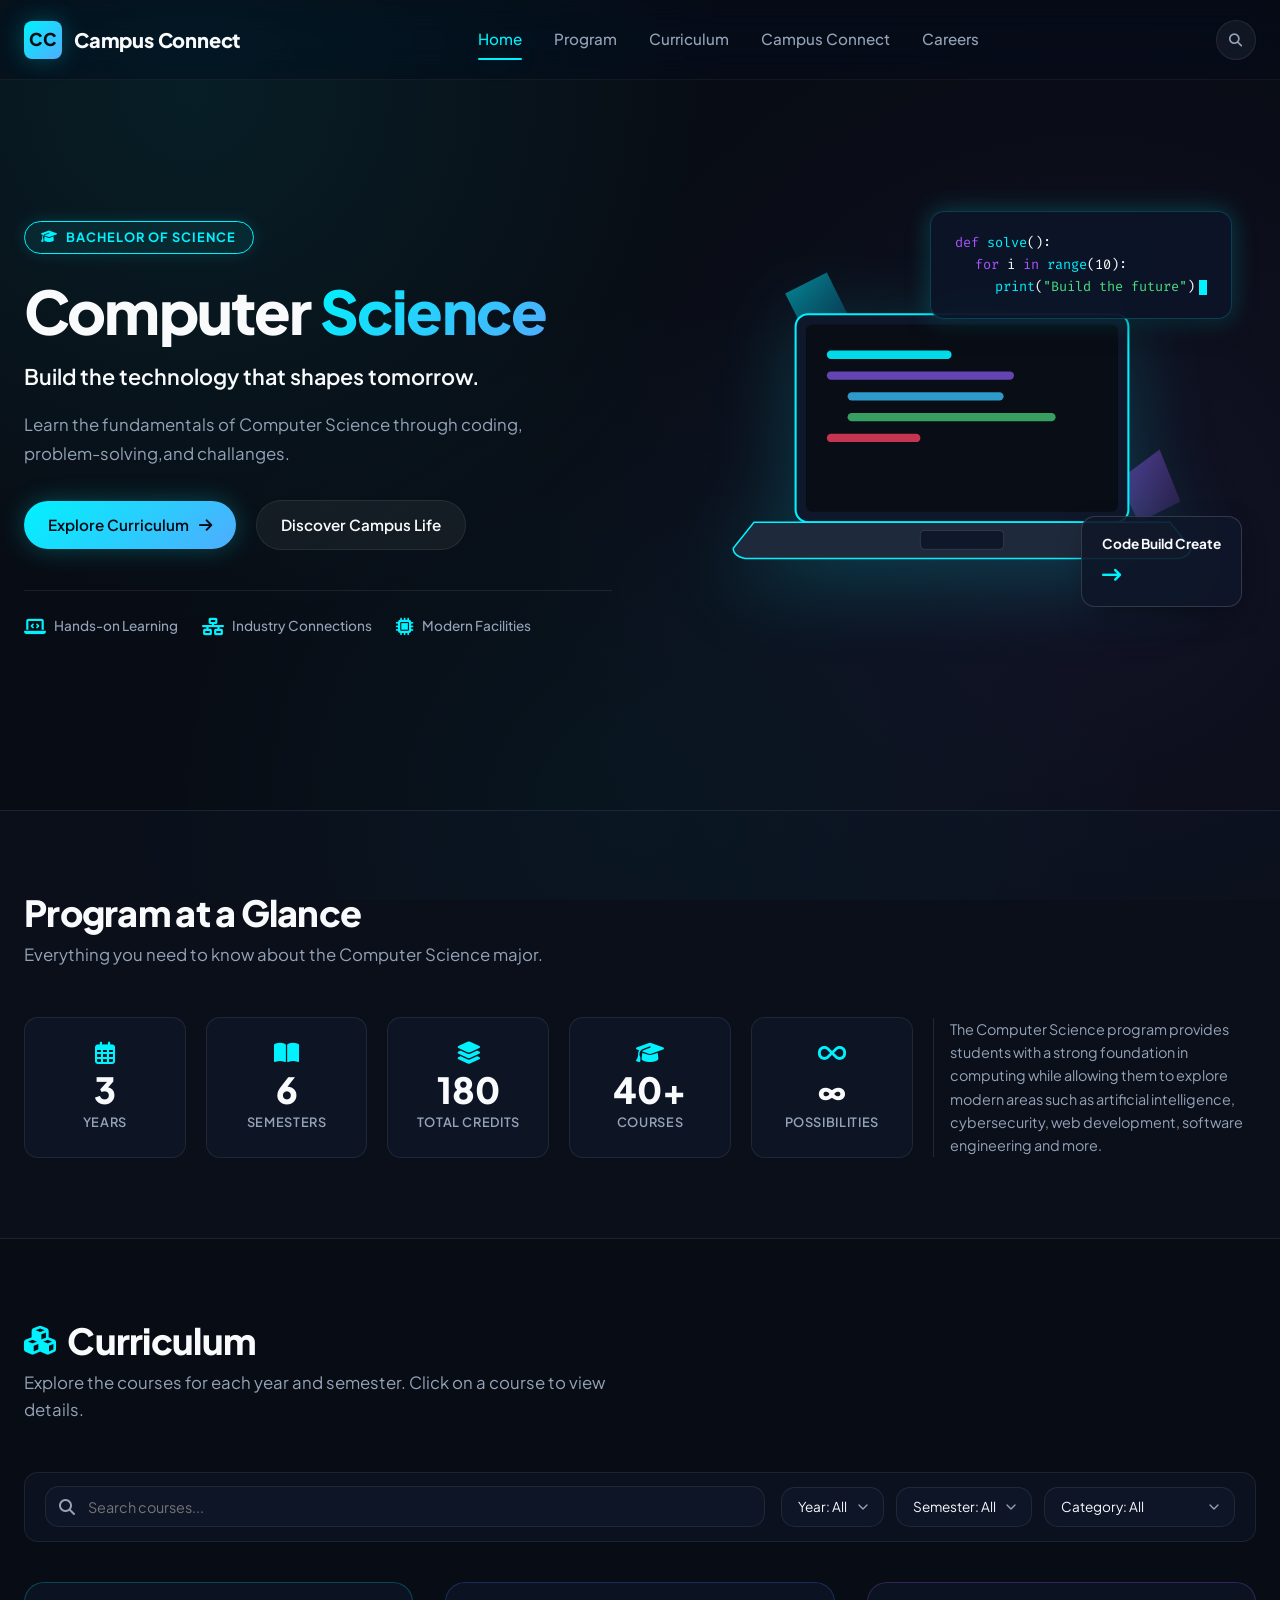
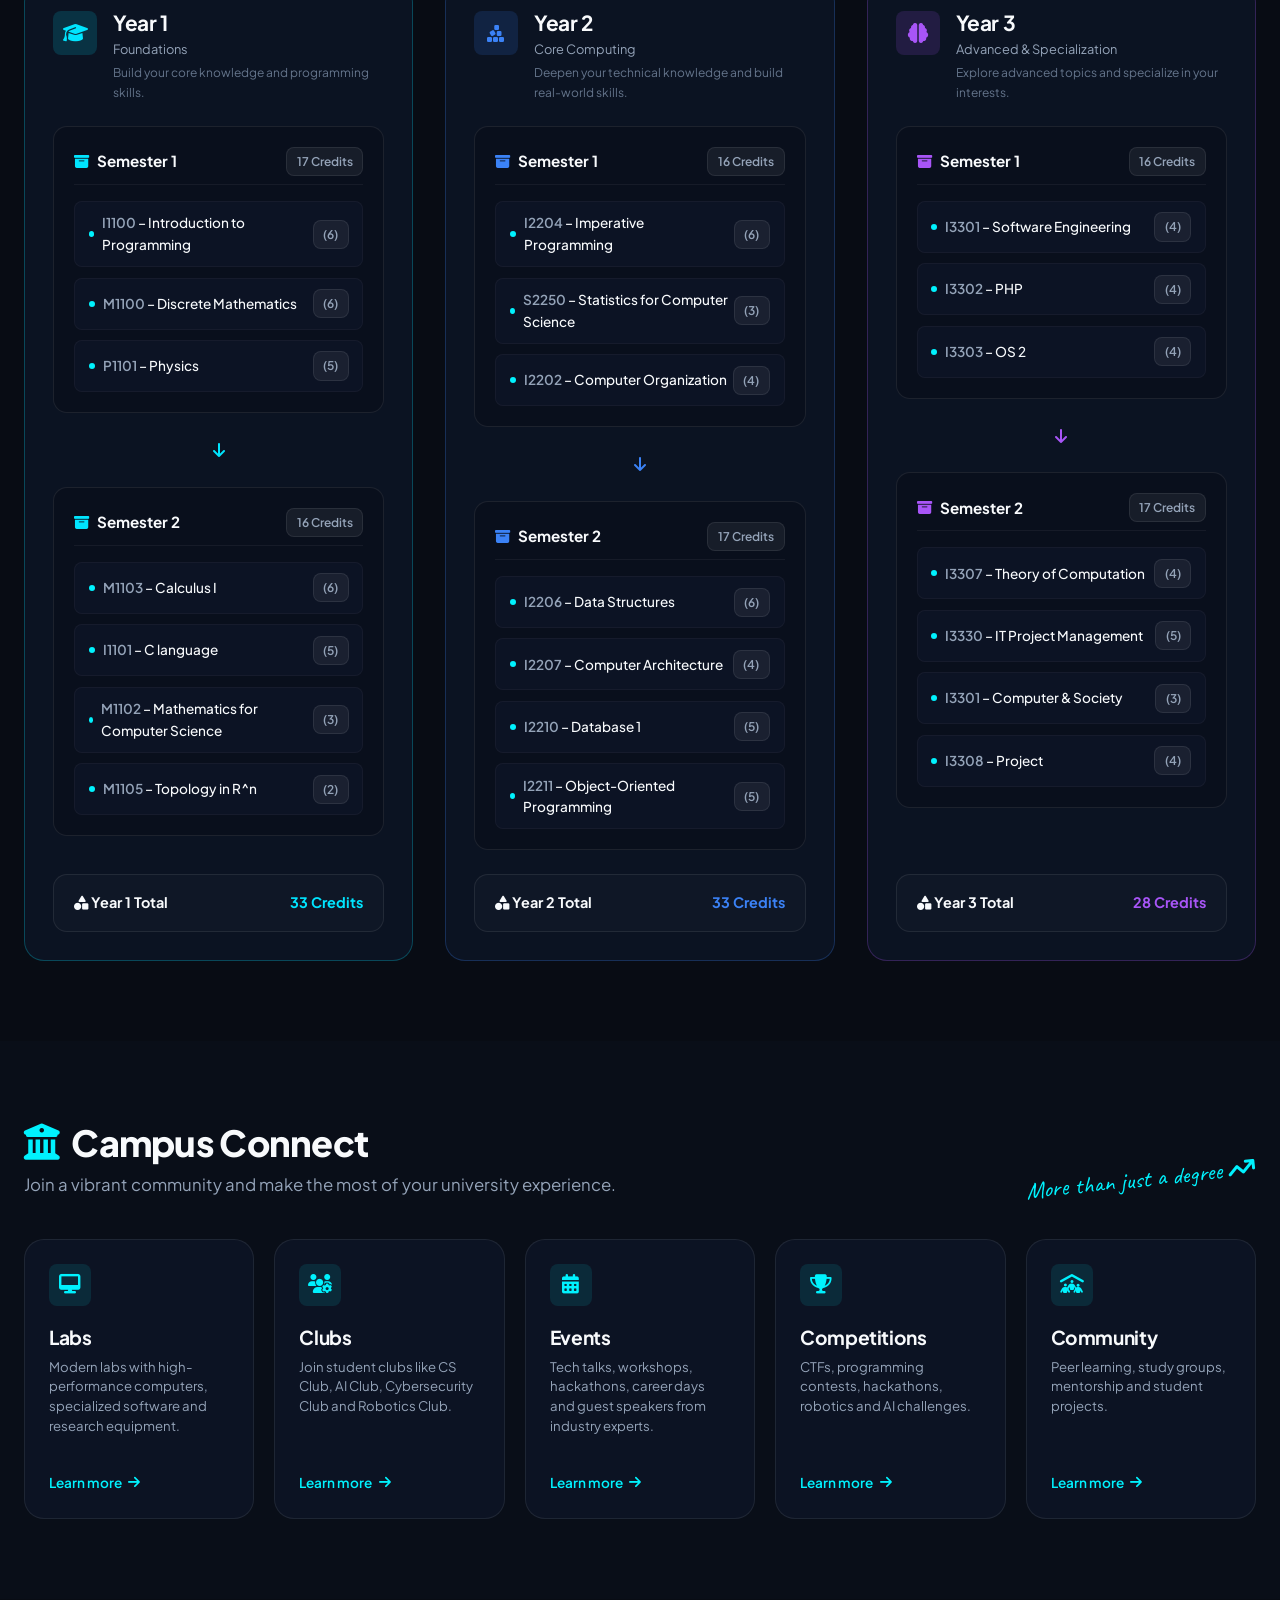
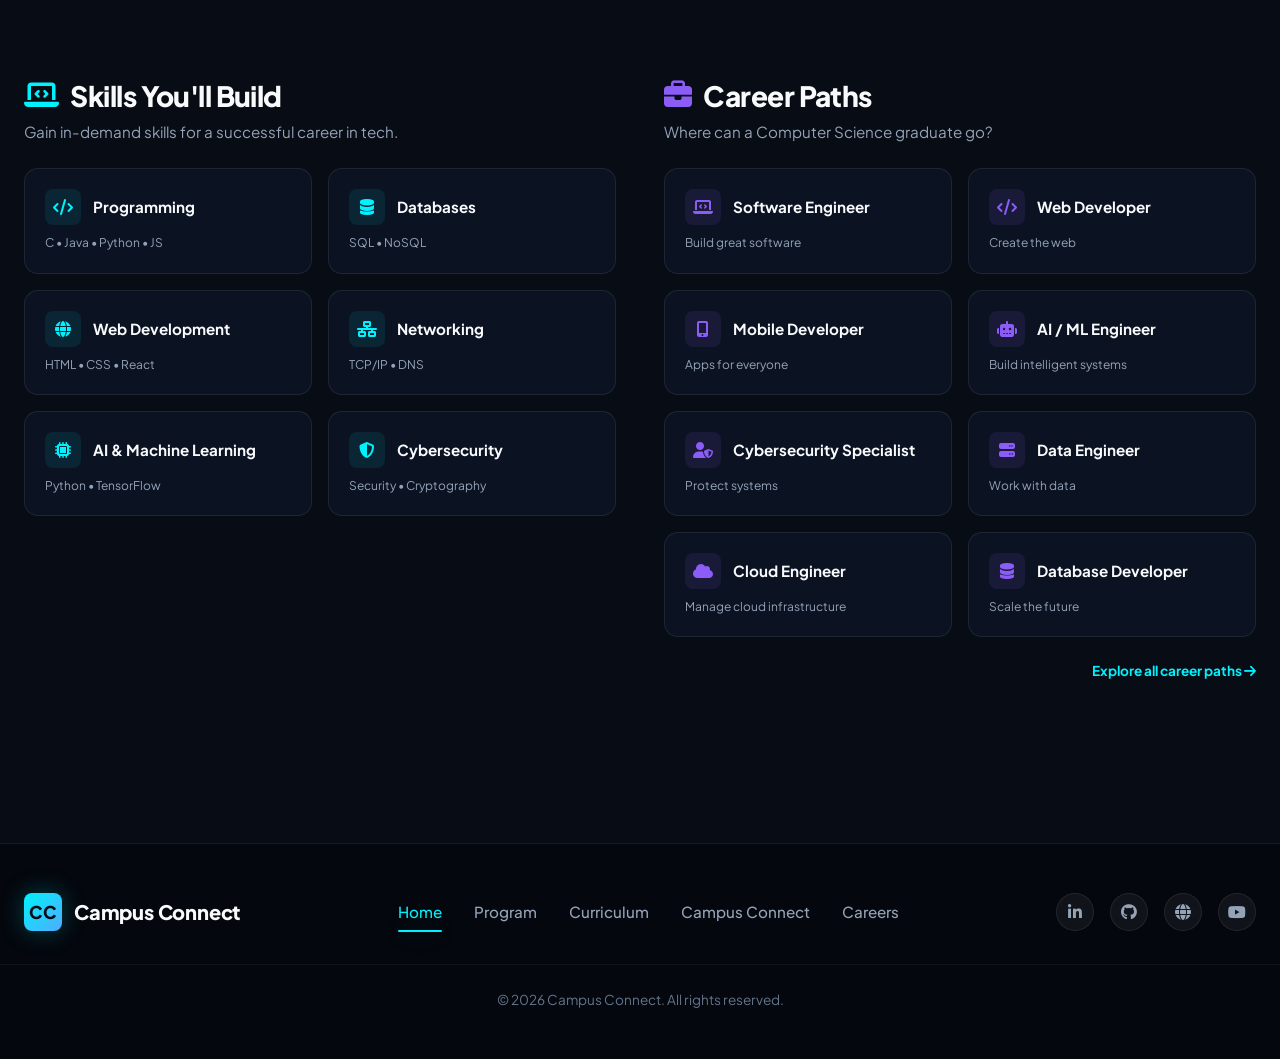
<file: index.html>
<!DOCTYPE html>
<html lang="en">
<head>
  <meta charset="UTF-8">
  <meta name="viewport" content="width=device-width, initial-scale=1.0">
  <title>Computer Science Degree | Build the Technology that Shapes Tomorrow</title>
  <meta name="description" content="Explore our 3-year Bachelor of Science in Computer Science program. Learn programming, algorithms, AI, cybersecurity, databases, software engineering, and web development.">
  
  <!-- Google Fonts -->
  <link rel="preconnect" href="https://fonts.googleapis.com">
  <link rel="preconnect" href="https://fonts.gstatic.com" crossorigin>
  <link href="https://fonts.googleapis.com/css2?family=Caveat:wght@600&family=Fira+Code:wght@400;600&family=Plus+Jakarta+Sans:wght@400;500;600;700;800&display=swap" rel="stylesheet">
  
  <!-- FontAwesome Icons CDN -->
  <link rel="stylesheet" href="https://cdnjs.cloudflare.com/ajax/libs/font-awesome/6.5.1/css/all.min.css">
  
  <!-- CSS Stylesheets (Modular Design System) -->
  <link rel="stylesheet" href="assets/css/variables.css">
  <link rel="stylesheet" href="assets/css/base.css">
  <link rel="stylesheet" href="assets/css/components.css">
  <link rel="stylesheet" href="assets/css/sections.css">
  <link rel="stylesheet" href="assets/css/animations.css">
  
</head>
<body>

  <div id="header-component"></div>

  <main>
        <div id="hero-component"></div>

      <div id="program-component"></div>


      <div id="curriculum-component"></div>

      <div id="campus-component"></div>

      <div id="careers-component"></div>
  </main>

  <div id="footer-component"></div>

  <div class="modal-overlay" id="global-modal-overlay" aria-hidden="true" role="dialog">
    <div class="modal-content">
      <button class="modal-close" id="modal-close-btn" aria-label="Close dialog">
        <i class="fa-solid fa-xmark"></i>
      </button>

      <div class="modal-header">
        <h3 class="modal-title" id="modal-title">Course Title</h3>
        <div class="modal-meta" id="modal-meta">Meta information</div>
      </div>

      <div class="modal-body" id="modal-body">
        Body text content...
      </div>
    </div>
  </div>

  <script src="assets/js/components.js"></script>
  <script src="assets/js/data.js"></script>
  <script src="assets/js/modal.js"></script>
  <script src="assets/js/curriculum.js"></script>
  <script src="assets/js/campus.js"></script>
  <script src="assets/js/main.js"></script>
</body>
</html>
</file>
<file: assets/css/variables.css>
/* ==========================================================================
   CSS VARIABLES & DESIGN TOKENS
   ========================================================================== */

:root {
  /* Color Palette - Midnight Dark & Neon Cyan/Violet Accents */
  --color-bg-dark: #080c14;
  --color-bg-card: rgba(15, 23, 42, 0.65);
  --color-bg-card-hover: rgba(26, 38, 66, 0.75);
  --color-bg-elevated: #0f172a;
  --color-bg-modal: #0d1527;
  
  /* Primary Cyan & Blue Accents */
  --color-primary: #00f2fe;
  --color-primary-glow: rgba(0, 242, 254, 0.35);
  --color-primary-dark: #00a8b5;
  --color-secondary: #00c6ff;

  /* Purple / Violet Accents (Year 3 & Special Highlights) */
  --color-accent-purple: #8b5cf6;
  --color-accent-purple-glow: rgba(139, 92, 246, 0.35);
  --color-accent-purple-dark: #6d28d9;

  /* Year Card Theme Colors */
  --color-year1: #00e5ff;
  --color-year1-border: rgba(0, 229, 255, 0.25);
  --color-year1-bg: rgba(0, 229, 255, 0.04);

  --color-year2: #3b82f6;
  --color-year2-border: rgba(59, 130, 246, 0.25);
  --color-year2-bg: rgba(59, 130, 246, 0.04);

  --color-year3: #a855f7;
  --color-year3-border: rgba(168, 85, 247, 0.25);
  --color-year3-bg: rgba(168, 85, 247, 0.04);

  /* Typography Colors */
  --color-text-main: #f8fafc;
  --color-text-muted: #94a3b8;
  --color-text-subtle: #64748b;
  --color-text-dark: #0f172a;

  /* Glassmorphism & Borders */
  --border-glass: 1px solid rgba(255, 255, 255, 0.08);
  --border-glass-cyan: 1px solid rgba(0, 242, 254, 0.2);
  --border-glass-purple: 1px solid rgba(168, 85, 247, 0.2);
  --glass-backdrop-filter: blur(16px) saturate(180%);

  /* Gradients */
  --gradient-cyan: linear-gradient(135deg, #00f2fe 0%, #4facfe 100%);
  --gradient-purple: linear-gradient(135deg, #a855f7 0%, #6366f1 100%);
  --gradient-hero-title: linear-gradient(135deg, #ffffff 30%, #00f2fe 100%);
  --gradient-card: linear-gradient(180deg, rgba(255, 255, 255, 0.05) 0%, rgba(255, 255, 255, 0.01) 100%);
  --gradient-glow: radial-gradient(circle, rgba(0, 242, 254, 0.15) 0%, rgba(8, 12, 20, 0) 70%);

  /* Fonts */
  --font-family: 'Plus Jakarta Sans', -apple-system, BlinkMacSystemFont, 'Segoe UI', Roboto, Oxygen, Ubuntu, Cantarell, sans-serif;
  --font-code: 'Fira Code', 'JetBrains Mono', Consolas, Monaco, monospace;

  /* Spacing & Layout */
  --max-width: 1280px;
  --header-height: 80px;
  --border-radius-sm: 8px;
  --border-radius-md: 14px;
  --border-radius-lg: 20px;
  --border-radius-pill: 9999px;

  /* Transitions */
  --transition-fast: 0.2s cubic-bezier(0.4, 0, 0.2, 1);
  --transition-smooth: 0.35s cubic-bezier(0.16, 1, 0.3, 1);

  /* Shadows */
  --shadow-sm: 0 4px 12px rgba(0, 0, 0, 0.2);
  --shadow-glow: 0 0 25px rgba(0, 242, 254, 0.25);
  --shadow-purple-glow: 0 0 25px rgba(168, 85, 247, 0.25);
  --shadow-card: 0 10px 30px -10px rgba(0, 0, 0, 0.5);
}
</file>
<file: assets/css/base.css>
/* ==========================================================================
   CSS BASE & RESET STYLES
   ========================================================================== */

*, *::before, *::after {
  box-sizing: border-box;
  margin: 0;
  padding: 0;
}

html {
  scroll-behavior: smooth;
  font-size: 16px;
  color-scheme: dark;
}

body {
  font-family: var(--font-family);
  background-color: var(--color-bg-dark);
  color: var(--color-text-main);
  line-height: 1.6;
  overflow-x: hidden;
  -webkit-font-smoothing: antialiased;
  -moz-osx-font-smoothing: grayscale;
  background-image: 
    radial-gradient(circle at 15% 10%, rgba(0, 242, 254, 0.08) 0%, transparent 40%),
    radial-gradient(circle at 85% 60%, rgba(139, 92, 246, 0.08) 0%, transparent 45%),
    radial-gradient(circle at 50% 90%, rgba(0, 198, 255, 0.05) 0%, transparent 50%);
  background-attachment: fixed;
}

/* Custom Scrollbar */
::-webkit-scrollbar {
  width: 10px;
}
::-webkit-scrollbar-track {
  background: var(--color-bg-dark);
}
::-webkit-scrollbar-thumb {
  background: #1e293b;
  border-radius: 5px;
  border: 2px solid var(--color-bg-dark);
}
::-webkit-scrollbar-thumb:hover {
  background: var(--color-primary-dark);
}

/* Typography & Headings */
h1, h2, h3, h4, h5, h6 {
  font-weight: 700;
  line-height: 1.2;
  color: var(--color-text-main);
  letter-spacing: -0.02em;
}

a {
  color: inherit;
  text-decoration: none;
  transition: var(--transition-fast);
}

button {
  font-family: inherit;
  border: none;
  outline: none;
  cursor: pointer;
  background: none;
}

input, select, textarea {
  font-family: inherit;
  outline: none;
}

ul, ol {
  list-style: none;
}

img, svg {
  display: block;
  max-width: 100%;
}

/* Layout Utilities */
.container {
  width: 100%;
  max-width: var(--max-width);
  margin: 0 auto;
  padding: 0 1.5rem;
}

.section {
  padding: 5rem 0;
  position: relative;
}

.section-header {
  margin-bottom: 3rem;
}

.section-title {
  font-size: 2.25rem;
  font-weight: 800;
  margin-bottom: 0.5rem;
  display: flex;
  align-items: center;
  gap: 0.75rem;
}

.section-subtitle {
  color: var(--color-text-muted);
  font-size: 1.05rem;
  max-width: 640px;
}

/* Visually Hidden for Screen Readers */
.sr-only {
  position: absolute;
  width: 1px;
  height: 1px;
  padding: 0;
  margin: -1px;
  overflow: hidden;
  clip: rect(0, 0, 0, 0);
  white-space: nowrap;
  border: 0;
}
</file>
<file: assets/css/components.css>
/* ==========================================================================
   CSS UI COMPONENTS
   ========================================================================== */

/* Navbar Header */
.navbar {
  position: fixed;
  top: 0;
  left: 0;
  width: 100%;
  height: var(--header-height);
  z-index: 100;
  transition: var(--transition-smooth);
  background: rgba(8, 12, 20, 0.4);
  backdrop-filter: var(--glass-backdrop-filter);
  border-bottom: 1px solid rgba(255, 255, 255, 0.05);
}

.navbar.scrolled {
  background: rgba(8, 12, 20, 0.9);
  box-shadow: 0 10px 30px rgba(0, 0, 0, 0.5);
  border-bottom: var(--border-glass-cyan);
}

.navbar .container {
  display: flex;
  align-items: center;
  justify-content: space-between;
  height: 100%;
}

.brand-logo {
  display: flex;
  align-items: center;
  gap: 0.75rem;
  font-size: 1.25rem;
  font-weight: 800;
  letter-spacing: -0.01em;
}

.logo-icon {
  width: 38px;
  height: 38px;
  background: var(--gradient-cyan);
  border-radius: var(--border-radius-sm);
  display: flex;
  align-items: center;
  justify-content: center;
  color: var(--color-bg-dark);
  font-weight: 900;
  font-size: 1.1rem;
  box-shadow: var(--shadow-glow);
}

.nav-menu {
  display: flex;
  align-items: center;
  gap: 2rem;
}

.nav-link {
  font-size: 0.95rem;
  font-weight: 500;
  color: var(--color-text-muted);
  position: relative;
  padding: 0.5rem 0;
}

.nav-link:hover, .nav-link.active {
  color: var(--color-primary);
}

.nav-link.active::after {
  content: '';
  position: absolute;
  bottom: 0;
  left: 0;
  width: 100%;
  height: 2px;
  background: var(--color-primary);
  border-radius: 2px;
  box-shadow: var(--shadow-glow);
}

.nav-actions {
  display: flex;
  align-items: center;
  gap: 1rem;
}

.mobile-toggle {
  display: none;
}

/* Buttons */
.btn {
  display: inline-flex;
  align-items: center;
  justify-content: center;
  gap: 0.6rem;
  padding: 0.75rem 1.5rem;
  border-radius: var(--border-radius-pill);
  font-size: 0.95rem;
  font-weight: 600;
  transition: var(--transition-fast);
  white-space: nowrap;
}

.btn-primary {
  background: var(--gradient-cyan);
  color: var(--color-bg-dark);
  box-shadow: var(--shadow-glow);
}

.btn-primary:hover {
  transform: translateY(-2px);
  box-shadow: 0 0 35px rgba(0, 242, 254, 0.45);
}

.btn-secondary {
  background: rgba(255, 255, 255, 0.05);
  color: var(--color-text-main);
  border: var(--border-glass);
}

.btn-secondary:hover {
  background: rgba(255, 255, 255, 0.1);
  border-color: rgba(255, 255, 255, 0.2);
  transform: translateY(-2px);
}

.btn-icon {
  width: 40px;
  height: 40px;
  border-radius: 50%;
  padding: 0;
  background: rgba(255, 255, 255, 0.05);
  border: var(--border-glass);
  color: var(--color-text-muted);
}

.btn-icon:hover {
  color: var(--color-primary);
  border-color: var(--color-primary);
  background: rgba(0, 242, 254, 0.08);
}

/* Badges & Tags */
.badge-pill {
  display: inline-flex;
  align-items: center;
  gap: 0.5rem;
  padding: 0.35rem 1rem;
  border-radius: var(--border-radius-pill);
  font-size: 0.8rem;
  font-weight: 700;
  letter-spacing: 0.08em;
  text-transform: uppercase;
}

.badge-outline {
  border: 1px solid var(--color-primary);
  color: var(--color-primary);
  background: rgba(0, 242, 254, 0.08);
  box-shadow: 0 0 15px rgba(0, 242, 254, 0.15);
}

.badge-purple {
  border: 1px solid var(--color-accent-purple);
  color: var(--color-accent-purple);
  background: rgba(139, 92, 246, 0.08);
}

.credit-badge {
  font-size: 0.75rem;
  font-weight: 600;
  color: var(--color-text-muted);
  background: rgba(255, 255, 255, 0.06);
  padding: 0.25rem 0.6rem;
  border-radius: var(--border-radius-sm);
  border: var(--border-glass);
}

/* Glass Card Component */
.glass-card {
  background: var(--color-bg-card);
  backdrop-filter: var(--glass-backdrop-filter);
  border: var(--border-glass);
  border-radius: var(--border-radius-lg);
  padding: 1.5rem;
  transition: var(--transition-smooth);
  position: relative;
  overflow: hidden;
}

.glass-card::before {
  content: '';
  position: absolute;
  top: 0;
  left: 0;
  width: 100%;
  height: 100%;
  background: linear-gradient(135deg, rgba(255, 255, 255, 0.05) 0%, transparent 100%);
  pointer-events: none;
}

.glass-card:hover {
  border-color: rgba(0, 242, 254, 0.3);
  transform: translateY(-4px);
  box-shadow: var(--shadow-card), 0 0 20px rgba(0, 242, 254, 0.1);
}

/* Form Controls & Filter Selects */
.search-box {
  position: relative;
  flex: 1;
  min-width: 220px;
}

.search-box input {
  width: 100%;
  padding: 0.65rem 1rem 0.65rem 2.6rem;
  background: rgba(15, 23, 42, 0.8);
  border: var(--border-glass);
  border-radius: var(--border-radius-md);
  color: var(--color-text-main);
  font-size: 0.9rem;
  transition: var(--transition-fast);
}

.search-box input:focus {
  border-color: var(--color-primary);
  box-shadow: 0 0 15px rgba(0, 242, 254, 0.2);
}

.search-icon {
  position: absolute;
  left: 0.85rem;
  top: 50%;
  transform: translateY(-50%);
  color: var(--color-text-muted);
  pointer-events: none;
}

.filter-select {
  padding: 0.65rem 2.2rem 0.65rem 1rem;
  background: rgba(15, 23, 42, 0.8);
  border: var(--border-glass);
  border-radius: var(--border-radius-md);
  color: var(--color-text-main);
  font-size: 0.85rem;
  cursor: pointer;
  appearance: none;
  background-image: url("data:image/svg+xml,%3Csvg xmlns='http://www.w3.org/2000/svg' width='16' height='16' viewBox='0 0 24 24' fill='none' stroke='%2394a3b8' stroke-width='2' stroke-linecap='round' stroke-linejoin='round'%3E%3Cpath d='m6 9 6 6 6-6'/%3E%3C/svg%3E");
  background-repeat: no-repeat;
  background-position: right 0.75rem center;
  transition: var(--transition-fast);
}

.filter-select:hover, .filter-select:focus {
  border-color: var(--color-primary);
}

.filter-select option {
  background: var(--color-bg-modal);
  color: var(--color-text-main);
}

/* Modal Popup Dialog System */
.modal-overlay {
  position: fixed;
  top: 0;
  left: 0;
  width: 100vw;
  height: 100vh;
  background: rgba(4, 7, 13, 0.85);
  backdrop-filter: blur(12px);
  z-index: 1000;
  display: flex;
  align-items: center;
  justify-content: center;
  padding: 1.5rem;
  opacity: 0;
  visibility: hidden;
  transition: opacity 0.3s ease, visibility 0.3s ease;
}

.modal-overlay.active {
  opacity: 1;
  visibility: visible;
}

.modal-content {
  background: var(--color-bg-modal);
  border: var(--border-glass-cyan);
  border-radius: var(--border-radius-lg);
  max-width: 650px;
  width: 100%;
  padding: 2rem;
  box-shadow: 0 25px 50px -12px rgba(0, 0, 0, 0.7), var(--shadow-glow);
  position: relative;
  transform: translateY(20px) scale(0.95);
  transition: transform 0.3s cubic-bezier(0.16, 1, 0.3, 1);
}

.modal-overlay.active .modal-content {
  transform: translateY(0) scale(1);
}

.modal-close {
  position: absolute;
  top: 1.25rem;
  right: 1.25rem;
  width: 32px;
  height: 32px;
  border-radius: 50%;
  background: rgba(255, 255, 255, 0.05);
  color: var(--color-text-muted);
  display: flex;
  align-items: center;
  justify-content: center;
  transition: var(--transition-fast);
}

@media (max-width: 780px) {
  .navbar {
    height: auto;
    padding: 0.75rem 0;
  }

  .navbar .container {
    position: relative;
    flex-wrap: wrap;
    justify-content: center;
    gap: 0.75rem;
  }

  .brand-logo {
    width: 100%;
    justify-content: center;
    font-size: 1.1rem;
  }

  .nav-menu {
    display: none;
    width: calc(100% + 2rem);
    flex-direction: column;
    align-items: flex-start;
    gap: 0.75rem;
    padding: 1rem 1.25rem;
    margin: 0 -1rem;
    background: rgba(8, 12, 20, 0.96);
    border: var(--border-glass);
    border-radius: var(--border-radius-md);
    box-shadow: var(--shadow-card);
  }

  .nav-menu.active {
    display: flex;
  }

  .nav-link {
    font-size: 0.8rem;
    width: 100%;
    padding: 0.15rem 0;
  }

  .nav-actions {
    position: absolute;
    right: 0;
    top: 0.5rem;
  }

  .mobile-toggle {
    display: inline-flex;
  }

  .btn {
    width: 100%;
    justify-content: center;
  }

  .modal-content {
    padding: 1.5rem 1rem 1.25rem;
  }
}

@media (max-width: 520px) {
  .navbar .container {
    justify-content: space-between;
    padding-right: 4rem;
  }

  .brand-logo {
    justify-content: flex-start;
    width: auto;
    padding-right: 3rem;
  }
}

.modal-close:hover {
  background: rgba(255, 255, 255, 0.15);
  color: #fff;
}

.modal-header {
  margin-bottom: 1.5rem;
}

.modal-title {
  font-size: 1.5rem;
  color: #fff;
  margin-bottom: 0.5rem;
}

.modal-meta {
  display: flex;
  align-items: center;
  gap: 1rem;
  font-size: 0.85rem;
  color: var(--color-primary);
}

.modal-body {
  color: var(--color-text-muted);
  font-size: 0.95rem;
  line-height: 1.7;
}

.modal-body h4 {
  color: var(--color-text-main);
  margin: 1.25rem 0 0.5rem 0;
  font-size: 1.05rem;
}

.topic-list {
  display: flex;
  flex-wrap: wrap;
  gap: 0.5rem;
  margin-top: 0.75rem;
}

.topic-tag {
  background: rgba(0, 242, 254, 0.08);
  border: 1px solid rgba(0, 242, 254, 0.2);
  color: var(--color-primary);
  padding: 0.25rem 0.75rem;
  border-radius: var(--border-radius-pill);
  font-size: 0.8rem;
}

/* Mobile Toggle Hamburger */
.mobile-toggle {
  display: none;
  font-size: 1.5rem;
  color: var(--color-text-main);
}

@media (max-width: 900px) {
  .navbar {
    padding: 0.9rem 0;
  }

  .navbar .container {
    position: relative;
    min-height: 52px;
  }

  .nav-menu {
    position: fixed;
    top: calc(var(--header-height) + 8px);
    left: 0;
    display: none;
    width: min(100%, 100vw);
    background: rgba(8, 12, 20, 0.96);
    backdrop-filter: blur(12px);
    flex-direction: column;
    align-items: flex-start;
    padding: 1rem 1.25rem 1.5rem;
    gap: 1rem;
    border-bottom: var(--border-glass-cyan);
    transform: translateY(-12px);
    opacity: 0;
    transition: transform 0.25s ease, opacity 0.25s ease;
  }

  .nav-menu.active {
    display: flex;
    transform: translateY(0);
    opacity: 1;
  }

  .nav-link {
    width: 100%;
    padding: 0.35rem 0;
    font-size: 0.92rem;
  }

  .mobile-toggle {
    display: block;
  }
}

@media (max-width: 430px) {
  .brand-logo {
    font-size: 1.1rem;
  }

  .nav-actions {
    gap: 0.6rem;
  }

  .btn-icon {
    width: 2.25rem;
    height: 2.25rem;
  }
}
</file>
<file: assets/css/sections.css>
/* ==========================================================================
   CSS SECTIONS STYLES
   ========================================================================== */

/* --------------------------------------------------------------------------
   1. HERO SECTION
   -------------------------------------------------------------------------- */
.hero-section {
  padding-top: calc(var(--header-height) + 3rem);
  padding-bottom: 5rem;
  min-height: 90vh;
  display: flex;
  align-items: center;
  position: relative;
  overflow: hidden;
}

.hero-grid {
  display: grid;
  grid-template-columns: 1fr 1fr;
  gap: 3.5rem;
  align-items: center;
}

.hero-badge-wrap {
  margin-bottom: 1.5rem;
}

.hero-title {
  font-size: 3.75rem;
  font-weight: 800;
  line-height: 1.1;
  margin-bottom: 1rem;
  letter-spacing: -0.03em;
}

.hero-title span {
  background: var(--gradient-cyan);
  background-clip: text;
  -webkit-background-clip: text;
  -webkit-text-fill-color: transparent;
  display: inline-block;
}

.hero-subtitle {
  font-size: 1.35rem;
  font-weight: 600;
  color: var(--color-text-main);
  margin-bottom: 1rem;
}

.hero-description {
  font-size: 1.05rem;
  color: var(--color-text-muted);
  max-width: 540px;
  margin-bottom: 2rem;
  line-height: 1.7;
}

.hero-ctas {
  display: flex;
  align-items: center;
  gap: 1.25rem;
  margin-bottom: 2.5rem;
}

.hero-features {
  display: flex;
  align-items: center;
  gap: 1.5rem;
  padding-top: 1.5rem;
  border-top: 1px solid rgba(255, 255, 255, 0.08);
}

.hero-feature-item {
  display: flex;
  align-items: center;
  gap: 0.5rem;
  font-size: 0.85rem;
  color: var(--color-text-muted);
  font-weight: 500;
}

.hero-feature-icon {
  color: var(--color-primary);
  font-size: 1.1rem;
}

/* Hero Visual Art Right Side */
.hero-visual {
  position: relative;
  display: flex;
  justify-content: center;
  align-items: center;
}

.hero-art-wrapper {
  position: relative;
  width: 100%;
  max-width: 520px;
}

.code-floating-card {
  position: absolute;
  top: -20px;
  right: -10px;
  background: rgba(13, 21, 39, 0.9);
  backdrop-filter: var(--glass-backdrop-filter);
  border: var(--border-glass-cyan);
  padding: 1.25rem 1.5rem;
  border-radius: var(--border-radius-md);
  font-family: var(--font-code);
  font-size: 0.85rem;
  box-shadow: var(--shadow-card), var(--shadow-glow);
  z-index: 5;
}

.code-keyword { color: #a855f7; }
.code-func { color: #00f2fe; }
.code-str { color: #4ade80; }

.floating-action-tag {
  position: absolute;
  bottom: 20px;
  right: -20px;
  background: rgba(15, 23, 42, 0.9);
  border: 1px solid rgba(255, 255, 255, 0.15);
  border-radius: var(--border-radius-md);
  padding: 1rem 1.25rem;
  display: flex;
  flex-direction: column;
  gap: 0.25rem;
  font-weight: 700;
  box-shadow: var(--shadow-card);
  z-index: 5;
}

.tag-title {
  font-size: 0.85rem;
  color: var(--color-text-main);
}

.tag-arrow {
  color: var(--color-primary);
  font-size: 1.2rem;
}

/* --------------------------------------------------------------------------
   2. PROGRAM AT A GLANCE (STATS)
   -------------------------------------------------------------------------- */
.stats-section {
  background: rgba(15, 23, 42, 0.3);
  border-top: var(--border-glass);
  border-bottom: var(--border-glass);
}

.stats-grid {
  display: grid;
  grid-template-columns: repeat(5, 1fr) 2fr;
  gap: 1.25rem;
  align-items: center;
}

.stat-card {
  background: rgba(15, 23, 42, 0.7);
  border: var(--border-glass);
  border-radius: var(--border-radius-md);
  padding: 1.5rem 1rem;
  text-align: center;
  transition: var(--transition-fast);
}

.stat-card:hover {
  border-color: var(--color-primary);
  transform: translateY(-4px);
  background: rgba(26, 38, 66, 0.8);
}

.stat-icon {
  font-size: 1.4rem;
  color: var(--color-primary);
  margin-bottom: 0.5rem;
  display: inline-block;
}

.stat-value {
  font-size: 2.25rem;
  font-weight: 800;
  color: var(--color-text-main);
  line-height: 1;
  margin-bottom: 0.25rem;
}

.stat-label {
  font-size: 0.8rem;
  color: var(--color-text-muted);
  text-transform: uppercase;
  letter-spacing: 0.05em;
  font-weight: 600;
}

.stats-summary-text {
  font-size: 0.9rem;
  color: var(--color-text-muted);
  line-height: 1.6;
  padding-left: 1rem;
  border-left: 1px solid rgba(255, 255, 255, 0.1);
}

/* --------------------------------------------------------------------------
   3. CURRICULUM SECTION
   -------------------------------------------------------------------------- */
.curriculum-filters {
  display: flex;
  align-items: center;
  justify-content: space-between;
  gap: 1rem;
  background: rgba(15, 23, 42, 0.5);
  border: var(--border-glass);
  padding: 0.85rem 1.25rem;
  border-radius: var(--border-radius-md);
  margin-bottom: 2.5rem;
  flex-wrap: wrap;
}

.filter-group {
  display: flex;
  align-items: center;
  gap: 0.75rem;
  flex-wrap: wrap;
}

.curriculum-grid {
  display: grid;
  grid-template-columns: repeat(3, 1fr);
  gap: 2rem;
}

.year-column {
  background: var(--color-bg-card);
  border: var(--border-glass);
  border-radius: var(--border-radius-lg);
  padding: 1.75rem;
  display: flex;
  flex-direction: column;
  gap: 1.5rem;
  position: relative;
}

.year-column.year-1 { border-color: var(--color-year1-border); }
.year-column.year-2 { border-color: var(--color-year2-border); }
.year-column.year-3 { border-color: var(--color-year3-border); }

.year-header {
  display: flex;
  align-items: flex-start;
  gap: 1rem;
}

.year-icon {
  width: 44px;
  height: 44px;
  border-radius: var(--border-radius-sm);
  display: flex;
  align-items: center;
  justify-content: center;
  font-size: 1.25rem;
  flex-shrink: 0;
}

.year-1 .year-icon { background: rgba(0, 229, 255, 0.15); color: var(--color-year1); }
.year-2 .year-icon { background: rgba(59, 130, 246, 0.15); color: var(--color-year2); }
.year-3 .year-icon { background: rgba(168, 85, 247, 0.15); color: var(--color-year3); }

.year-title {
  font-size: 1.3rem;
  font-weight: 700;
  margin-bottom: 0.2rem;
}

.year-subtitle {
  font-size: 0.8rem;
  color: var(--color-text-muted);
}

.semester-block {
  background: rgba(8, 12, 20, 0.4);
  border: var(--border-glass);
  border-radius: var(--border-radius-md);
  padding: 1.25rem;
}

.semester-header {
  display: flex;
  align-items: center;
  justify-content: space-between;
  margin-bottom: 1rem;
  padding-bottom: 0.5rem;
  border-bottom: 1px solid rgba(255, 255, 255, 0.05);
}

.semester-title {
  font-size: 0.95rem;
  font-weight: 700;
  color: var(--color-text-main);
  display: flex;
  align-items: center;
  gap: 0.5rem;
}

.course-list {
  display: flex;
  flex-direction: column;
  gap: 0.65rem;
}

.course-item {
  display: flex;
  align-items: center;
  justify-content: space-between;
  padding: 0.65rem 0.85rem;
  background: rgba(15, 23, 42, 0.6);
  border: 1px solid rgba(255, 255, 255, 0.04);
  border-radius: var(--border-radius-sm);
  cursor: pointer;
  transition: var(--transition-fast);
}

.course-item:hover {
  background: rgba(0, 242, 254, 0.08);
  border-color: rgba(0, 242, 254, 0.3);
  transform: translateX(4px);
}

.course-name {
  font-size: 0.85rem;
  font-weight: 500;
  color: var(--color-text-main);
  display: flex;
  align-items: center;
  gap: 0.5rem;
}

.course-code {
  color: var(--color-text-muted);
  font-weight: 600;
}

.year-total {
  margin-top: auto;
  display: flex;
  align-items: center;
  justify-content: space-between;
  padding: 1rem 1.25rem;
  background: rgba(255, 255, 255, 0.02);
  border: var(--border-glass);
  border-radius: var(--border-radius-md);
  font-weight: 700;
  font-size: 0.9rem;
}

/* --------------------------------------------------------------------------
   4. CAMPUS CONNECT SECTION
   -------------------------------------------------------------------------- */
.campus-header {
  display: flex;
  align-items: flex-end;
  justify-content: space-between;
  margin-bottom: 2.5rem;
}

.campus-grid {
  display: grid;
  grid-template-columns: repeat(5, 1fr);
  gap: 1.25rem;
}

.campus-card {
  background: var(--color-bg-card);
  border: var(--border-glass);
  border-radius: var(--border-radius-lg);
  padding: 1.5rem;
  display: flex;
  flex-direction: column;
  height: 280px;
  position: relative;
  overflow: hidden;
  transition: var(--transition-smooth);
  cursor: pointer;
}

.campus-card:hover {
  transform: translateY(-8px);
  border-color: var(--color-primary);
  box-shadow: var(--shadow-card), var(--shadow-glow);
}

.campus-card-icon {
  width: 42px;
  height: 42px;
  border-radius: var(--border-radius-sm);
  background: rgba(0, 242, 254, 0.1);
  color: var(--color-primary);
  display: flex;
  align-items: center;
  justify-content: center;
  font-size: 1.2rem;
  margin-bottom: 1.25rem;
}

.campus-card-title {
  font-size: 1.2rem;
  font-weight: 700;
  margin-bottom: 0.5rem;
}

.campus-card-desc {
  font-size: 0.825rem;
  color: var(--color-text-muted);
  line-height: 1.5;
  margin-bottom: 1rem;
}

.campus-card-link {
  margin-top: auto;
  font-size: 0.85rem;
  font-weight: 600;
  color: var(--color-primary);
  display: flex;
  align-items: center;
  gap: 0.4rem;
}

.decorative-text {
  font-family: 'Caveat', cursive, sans-serif;
  font-size: 1.5rem;
  color: var(--color-primary);
  transform: rotate(-6deg);
}

/* --------------------------------------------------------------------------
   5. SKILLS & CAREER PATHS
   -------------------------------------------------------------------------- */
.dual-section-grid {
  display: grid;
  grid-template-columns: 1fr 1fr;
  gap: 3rem;
}

.skills-grid, .careers-grid {
  display: grid;
  grid-template-columns: repeat(2, 1fr);
  gap: 1rem;
  margin-top: 1.5rem;
}

.skill-card, .career-card {
  background: var(--color-bg-card);
  border: var(--border-glass);
  border-radius: var(--border-radius-md);
  padding: 1.25rem;
  transition: var(--transition-fast);
  cursor: pointer;
}

.skill-card:hover, .career-card:hover {
  border-color: var(--color-primary);
  background: rgba(26, 38, 66, 0.7);
  transform: translateY(-3px);
}

.card-top {
  display: flex;
  align-items: center;
  gap: 0.75rem;
  margin-bottom: 0.5rem;
}

.card-icon {
  width: 36px;
  height: 36px;
  border-radius: var(--border-radius-sm);
  background: rgba(0, 242, 254, 0.08);
  color: var(--color-primary);
  display: flex;
  align-items: center;
  justify-content: center;
}

.card-title {
  font-size: 0.95rem;
  font-weight: 700;
}

.card-subtext {
  font-size: 0.75rem;
  color: var(--color-text-muted);
}

/* --------------------------------------------------------------------------
   6. FOOTER
   -------------------------------------------------------------------------- */
.footer {
  background: rgba(4, 7, 13, 0.9);
  border-top: var(--border-glass);
  padding: 3rem 0;
  margin-top: 5rem;
}

.footer-inner {
  display: flex;
  align-items: center;
  justify-content: space-between;
  flex-wrap: wrap;
  gap: 1.5rem;
}

.footer-socials {
  display: flex;
  align-items: center;
  gap: 1rem;
}

.social-link {
  width: 38px;
  height: 38px;
  border-radius: 50%;
  background: rgba(255, 255, 255, 0.05);
  border: var(--border-glass);
  color: var(--color-text-muted);
  display: flex;
  align-items: center;
  justify-content: center;
  transition: var(--transition-fast);
}

.social-link:hover {
  color: var(--color-primary);
  border-color: var(--color-primary);
  transform: translateY(-2px);
}

.copyright {
  font-size: 0.85rem;
  color: var(--color-text-subtle);
}

/* Responsive adjustments */
@media (max-width: 1100px) {
  .hero-grid, .dual-section-grid {
    grid-template-columns: 1fr;
  }
  .curriculum-grid, .campus-grid {
    grid-template-columns: 1fr;
  }
  .stats-grid {
    grid-template-columns: repeat(2, 1fr);
  }
}

@media (max-width: 780px) {
  .container {
    padding: 0 1rem;
  }

  .section {
    padding: 4rem 0;
  }

  .hero-section {
    min-height: auto;
    padding-top: calc(var(--header-height) + 5.5rem);
    padding-bottom: 3rem;
  }

  .hero-grid {
    gap: 2rem;
  }

  .hero-badge-wrap {
    margin-bottom: 1rem;
  }

  .badge-pill {
    font-size: 0.7rem;
    letter-spacing: 0.06em;
  }

  .hero-title {
    max-width: 260px;
    font-size: clamp(2.8rem, 16vw, 4.5rem);
    line-height: 0.9;
    margin-bottom: 0.9rem;
  }

  .hero-subtitle {
    font-size: 1.15rem;
  }

  .hero-description {
    font-size: 1rem;
    margin-bottom: 1.5rem;
    max-width: 100%;
  }

  .hero-ctas {
    flex-direction: column;
    align-items: stretch;
    gap: 0.8rem;
    margin-bottom: 1.5rem;
  }

  .hero-features {
    flex-direction: column;
    align-items: flex-start;
    gap: 0.8rem;
    padding-top: 1rem;
  }

  .hero-feature-item {
    font-size: 0.8rem;
  }

  .hero-art-wrapper {
    max-width: 360px;
  }

  .code-floating-card {
    top: 12px;
    right: 8px;
    padding: 0.75rem 0.9rem;
    font-size: 0.75rem;
  }

  .floating-action-tag {
    right: 0;
    bottom: 14px;
    padding: 0.7rem 0.9rem;
  }

  .stats-grid {
    grid-template-columns: repeat(2, minmax(0, 1fr));
    gap: 0.85rem;
  }

  .stat-value {
    font-size: 1.5rem;
  }

  .stats-summary-text {
    padding-left: 0;
    border-left: none;
    border-top: 1px solid rgba(255, 255, 255, 0.1);
    padding-top: 1rem;
  }

  .curriculum-filters {
    padding: 1rem;
  }

  .curriculum-filters,
  .filter-group {
    flex-direction: column;
    align-items: stretch;
  }

  .search-box {
    min-width: 0;
    width: 100%;
  }

  .filter-group {
    width: 100%;
  }

  .filter-group > * {
    width: 100%;
  }

  .campus-header {
    flex-direction: column;
    align-items: flex-start;
    gap: 1rem;
    margin-bottom: 2rem;
  }

  .decorative-text {
    font-size: 1.2rem;
  }

  .dual-section-grid,
  .skills-grid,
  .careers-grid {
    grid-template-columns: 1fr;
  }

  .section-title {
    font-size: 1.9rem;
  }

  .footer-inner {
    flex-direction: column;
    text-align: center;
  }
}

@media (max-width: 520px) {
  .navbar {
    padding: 0.65rem 0;
  }

  .brand-logo {
    font-size: 1rem;
    gap: 0.5rem;
  }

  .logo-icon {
    width: 32px;
    height: 32px;
    font-size: 0.95rem;
  }

  .nav-menu {
    gap: 0.35rem 0.75rem;
  }

  .nav-link {
    font-size: 0.72rem;
  }

  .stats-grid {
    grid-template-columns: 1fr;
  }

  .campus-card {
    height: auto;
    min-height: 220px;
  }

  .year-column,
  .semester-block,
  .campus-card,
  .skill-card,
  .career-card {
    padding-left: 1rem;
    padding-right: 1rem;
  }

  .semester-header {
    gap: 0.6rem;
    align-items: flex-start;
    flex-direction: column;
  }

  .course-item {
    padding: 0.65rem 0.75rem;
  }

  .course-name {
    font-size: 0.78rem;
  }

  .footer {
    padding: 2.5rem 0;
    margin-top: 3rem;
  }
}
</file>
<file: assets/css/animations.css>
/* ==========================================================================
   CSS KEYFRAME ANIMATIONS & GLOW EFFECTS
   ========================================================================== */

@keyframes floatSlow {
  0%, 100% {
    transform: translateY(0px) rotate(0deg);
  }
  50% {
    transform: translateY(-12px) rotate(2deg);
  }
}

@keyframes floatReverse {
  0%, 100% {
    transform: translateY(0px) rotate(0deg);
  }
  50% {
    transform: translateY(10px) rotate(-2deg);
  }
}

@keyframes pulseGlow {
  0%, 100% {
    opacity: 0.4;
    transform: scale(1);
  }
  50% {
    opacity: 0.7;
    transform: scale(1.05);
  }
}

@keyframes codeBlink {
  0%, 100% { opacity: 1; }
  50% { opacity: 0; }
}

.animate-float {
  animation: floatSlow 6s ease-in-out infinite;
}

.animate-float-reverse {
  animation: floatReverse 7s ease-in-out infinite;
}

.animate-pulse-glow {
  animation: pulseGlow 4s ease-in-out infinite;
}

.code-cursor {
  display: inline-block;
  width: 8px;
  height: 15px;
  background: var(--color-primary);
  margin-left: 4px;
  animation: codeBlink 1s infinite;
  vertical-align: middle;
}
</file>
